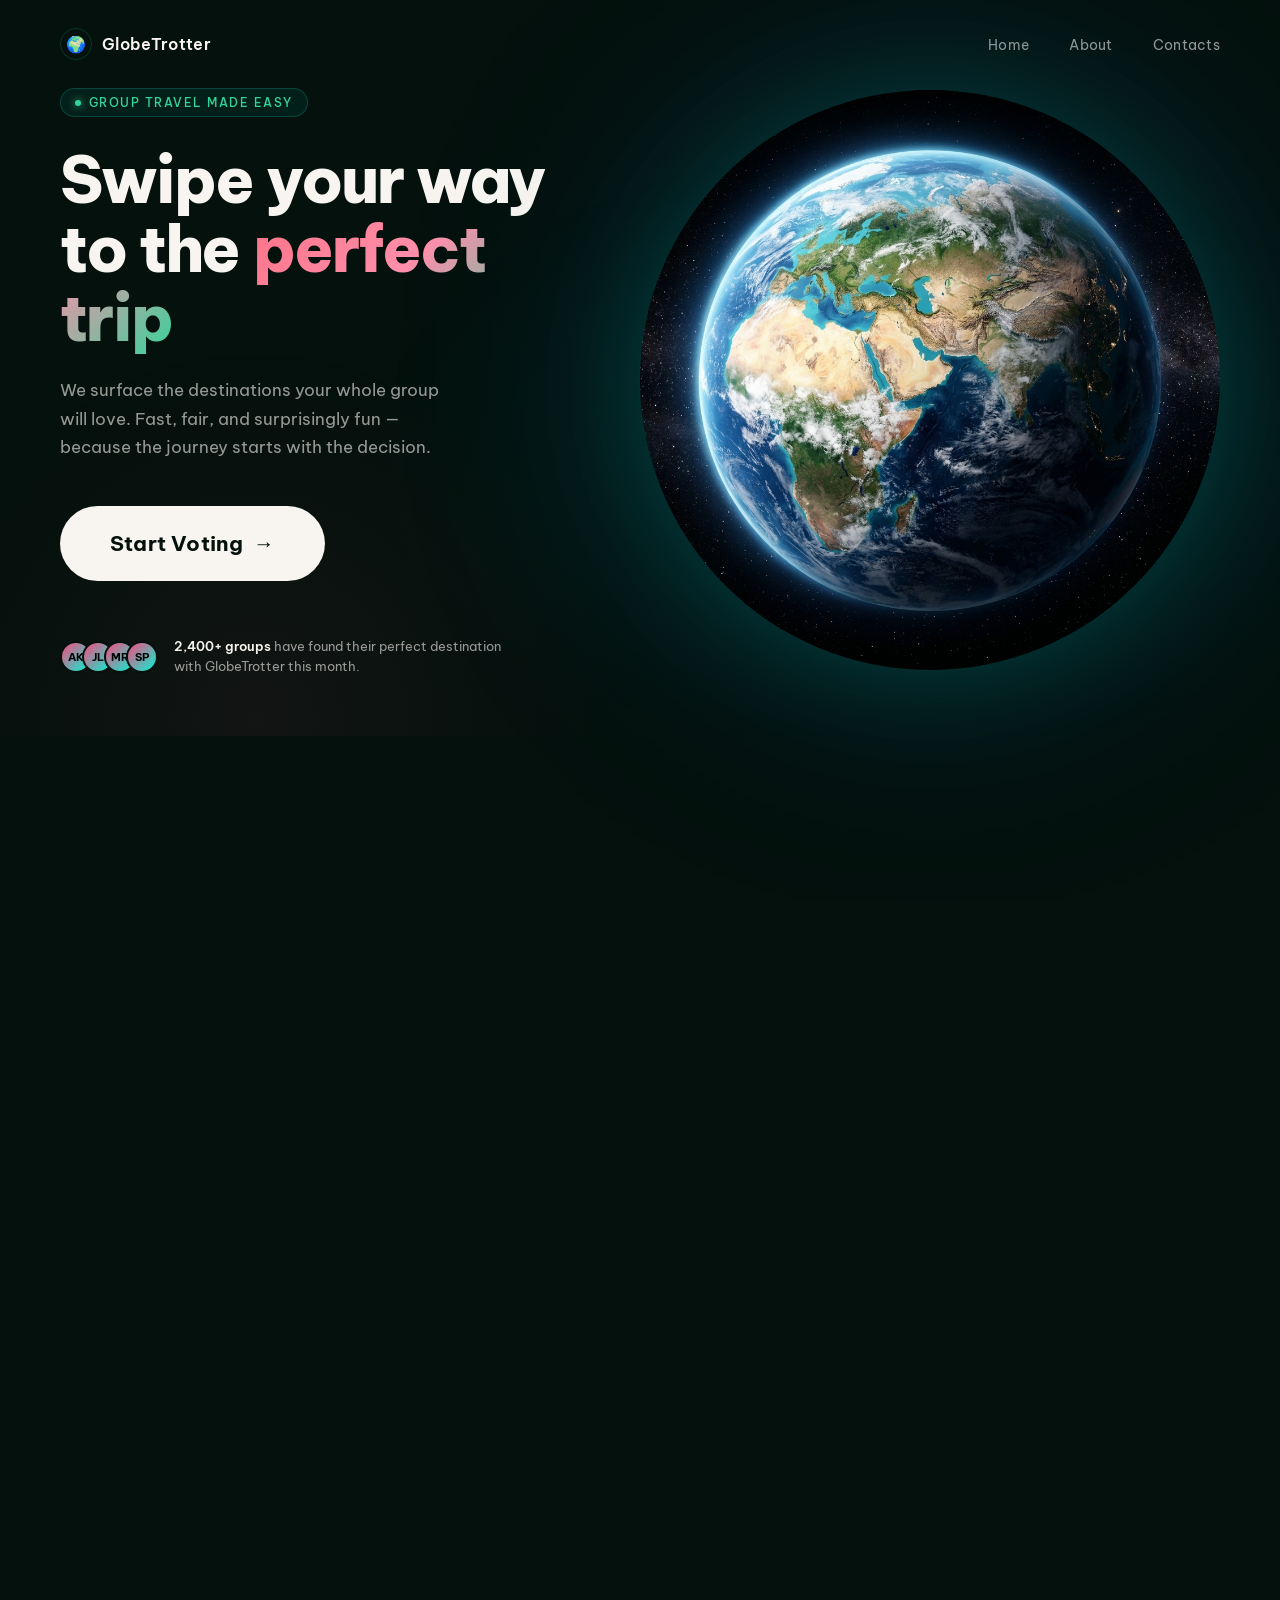
<file: index.html>
<!DOCTYPE html>
<html lang="en">

<head>
  <meta charset="UTF-8">
  <meta name="viewport" content="width=device-width, initial-scale=1.0">
  <title>GlobeTrotter – Discover Where Your Group Goes Next</title>
  <meta name="description"
    content="GlobeTrotter helps groups of friends and families vote on travel destinations together using an intuitive swipe-based experience.">
  <link rel="preconnect" href="https://fonts.googleapis.com">
  <link rel="preconnect" href="https://fonts.gstatic.com" crossorigin>
  <link href="https://fonts.googleapis.com/css2?family=Be+Vietnam+Pro:wght@400;500;600;700&display=swap"
    rel="stylesheet">
  <style>
    /* ── Reset & Base ── */
    *,
    *::before,
    *::after {
      margin: 0;
      padding: 0;
      box-sizing: border-box;
    }

    :root {
      --bg: #04110d;
      --surface: rgba(6, 95, 70, 0.15);
      --border: rgba(52, 211, 153, 0.2);
      --text: #F8F5F0;
      --muted: rgba(248, 245, 240, 0.6);
      --accent: #FB7185;
      --accent2: #34D399;
      --accent-glow: rgba(251, 113, 133, 0.25);
      --accent2-glow: rgba(52, 211, 153, 0.15);
    }

    html,
    body {
      height: 100%;
      font-family: 'Be Vietnam Pro', sans-serif;
      background: var(--bg);
      color: var(--text);
      overflow-x: hidden;
      scroll-behavior: smooth;
    }

    /* Ambient gradient blobs */
    body::after {
      content: '';
      position: fixed;
      inset: 0;
      background:
        radial-gradient(ellipse 60% 50% at 70% 50%, rgba(0, 245, 212, 0.05) 0%, transparent 70%),
        radial-gradient(ellipse 40% 60% at 20% 80%, rgba(255, 71, 126, 0.06) 0%, transparent 70%);
      pointer-events: none;
      z-index: 0;
    }

    /* ── Layout wrapper ── */
    .page {
      position: relative;
      z-index: 1;
      min-height: 100vh;
      display: flex;
      flex-direction: column;
    }

    /* ── NAV ── */
    nav {
      display: flex;
      align-items: center;
      justify-content: space-between;
      padding: 28px 60px;
      position: relative;
    }

    .nav-logo {
      display: flex;
      align-items: center;
      gap: 10px;
      text-decoration: none;
      color: var(--text);
    }

    .nav-logo-icon {
      width: 32px;
      height: 32px;
      border-radius: 50%;
      border: 1.5px solid var(--border);
      display: grid;
      place-items: center;
      font-size: 16px;
    }

    .nav-logo-text {
      font-size: 1rem;
      font-weight: 600;
      letter-spacing: 0.02em;
    }

    .nav-links {
      display: flex;
      gap: 40px;
      list-style: none;
    }

    .nav-links a {
      text-decoration: none;
      color: var(--muted);
      font-size: 0.9rem;
      font-weight: 400;
      letter-spacing: 0.02em;
      transition: color 0.25s;
      position: relative;
    }

    .nav-links a::after {
      content: '';
      position: absolute;
      left: 0;
      bottom: -3px;
      width: 0;
      height: 1px;
      background: var(--accent2);
      transition: width 0.3s ease;
    }

    .nav-links a:hover {
      color: var(--text);
    }

    .nav-links a:hover::after {
      width: 100%;
    }

    .nav-cta {
      text-decoration: none;
      padding: 9px 22px;
      border-radius: 100px;
      border: 1px solid rgba(255, 255, 255, 0.18);
      background: rgba(255, 255, 255, 0.05);
      color: var(--text);
      font-size: 0.88rem;
      font-weight: 500;
      backdrop-filter: blur(8px);
      transition: background 0.3s, border-color 0.3s, transform 0.2s;
    }

    .nav-cta:hover {
      background: rgba(255, 255, 255, 0.1);
      border-color: rgba(255, 255, 255, 0.3);
      transform: translateY(-1px);
    }

    /* ── HERO ── */
    .hero {
      flex: 1;
      display: grid;
      grid-template-columns: 1fr 1fr;
      align-items: center;
      padding: 0 60px 60px;
      gap: 40px;
      max-width: 1400px;
      margin: 0 auto;
      width: 100%;
    }

    .hero-copy {
      max-width: 520px;
    }

    .hero-eyebrow {
      display: inline-flex;
      align-items: center;
      gap: 8px;
      font-size: 0.78rem;
      font-weight: 500;
      letter-spacing: 0.12em;
      text-transform: uppercase;
      color: var(--accent2);
      margin-bottom: 28px;
      padding: 6px 14px;
      border-radius: 100px;
      border: 1px solid rgba(0, 245, 212, 0.2);
      background: rgba(0, 245, 212, 0.06);
    }

    .hero-eyebrow::before {
      content: '';
      width: 6px;
      height: 6px;
      border-radius: 50%;
      background: var(--accent2);
      box-shadow: 0 0 8px var(--accent2);
      animation: pulse-dot 2s ease-in-out infinite;
    }

    @keyframes pulse-dot {

      0%,
      100% {
        opacity: 1;
        transform: scale(1);
      }

      50% {
        opacity: 0.5;
        transform: scale(0.8);
      }
    }

    .hero-h1 {
      font-family: 'Be Vietnam Pro', sans-serif;
      font-size: clamp(2.8rem, 5vw, 4.2rem);
      font-weight: 800;
      line-height: 1.08;
      letter-spacing: -0.03em;
      color: var(--text);
      margin-bottom: 24px;
    }

    .hero-h1 .gradient-word {
      background: linear-gradient(135deg, var(--accent) 0%, #ff8fab 50%, var(--accent2) 100%);
      -webkit-background-clip: text;
      background-clip: text;
      -webkit-text-fill-color: transparent;
    }

    .hero-p {
      font-size: 1.05rem;
      font-weight: 400;
      color: var(--muted);
      line-height: 1.7;
      max-width: 400px;
      margin-bottom: 44px;
    }

    .hero-actions {
      display: flex;
      align-items: center;
      gap: 20px;
      flex-wrap: wrap;
    }

    .btn-primary-hero {
      display: inline-flex;
      align-items: center;
      gap: 10px;
      padding: 24px 50px;
      border-radius: 100px;
      background: var(--text);
      color: var(--bg);
      font-family: 'Be Vietnam Pro', sans-serif;
      font-size: 1.3rem;
      font-weight: 700;
      text-decoration: none;
      letter-spacing: 0.01em;
      transition: transform 0.25s, box-shadow 0.25s, background 0.25s;
      box-shadow: 0 0 0 0 var(--accent-glow);
      cursor: pointer;
      border: none;
    }

    .btn-primary-hero:hover {
      transform: translateY(-2px) scale(1.02);
      box-shadow: 0 8px 30px rgba(255, 255, 255, 0.15);
    }

    .btn-primary-hero .arrow {
      transition: transform 0.3s;
    }
    /* Social proof pills */
    .social-proof {
      margin-top: 56px;
      display: flex;
      align-items: center;
      gap: 16px;
    }

    .avatar-stack {
      display: flex;
    }

    .avatar-stack .av {
      width: 32px;
      height: 32px;
      border-radius: 50%;
      border: 2px solid var(--bg);
      background: linear-gradient(135deg, #ff477e, #00f5d4);
      margin-left: -10px;
      font-size: 0.7rem;
      font-weight: 700;
      color: #000;
      display: grid;
      place-items: center;
      overflow: hidden;
    }

    .avatar-stack .av:first-child {
      margin-left: 0;
    }

    .social-text {
      font-size: 0.82rem;
      color: var(--muted);
      line-height: 1.5;
    }

    .social-text strong {
      color: var(--text);
      font-weight: 600;
    }

    /* ── GLOBE ── */
    .hero-visual {
      display: flex;
      justify-content: center;
      align-items: center;
      position: relative;
    }

    .globe-wrapper {
      position: relative;
      width: min(580px, 50vw);
      aspect-ratio: 1;
    }

    /* Outer glow ring */
    .globe-wrapper::before {
      content: '';
      position: absolute;
      inset: -40px;
      border-radius: 50%;
      background: radial-gradient(circle, rgba(0, 245, 212, 0.08) 0%, transparent 70%);
      animation: globe-breathe 6s ease-in-out infinite;
    }

    @keyframes globe-breathe {

      0%,
      100% {
        transform: scale(1);
        opacity: 0.8;
      }

      50% {
        transform: scale(1.04);
        opacity: 1;
      }
    }

    .globe-img {
      width: 100%;
      height: 100%;
      object-fit: contain;
      border-radius: 50%;
      animation: globe-float 8s ease-in-out infinite, globe-spin 80s linear infinite;
      filter: drop-shadow(0 0 60px rgba(0, 245, 212, 0.15)) drop-shadow(0 0 120px rgba(0, 100, 200, 0.2));
    }

    @keyframes globe-float {

      0%,
      100% {
        translate: 0 0px;
      }

      50% {
        translate: 0 -18px;
      }
    }

    @keyframes globe-spin {
      0% {
        rotate: 0deg;
      }

      100% {
        rotate: 360deg;
      }
    }





    /* ── ANIMATIONS (entry) ── */
    .fade-up {
      opacity: 0;
      transform: translateY(24px);
      animation: fadeUp 0.7s ease forwards;
    }

    .fade-up:nth-child(1) {
      animation-delay: 0.1s;
    }

    .fade-up:nth-child(2) {
      animation-delay: 0.2s;
    }

    .fade-up:nth-child(3) {
      animation-delay: 0.35s;
    }

    .fade-up:nth-child(4) {
      animation-delay: 0.5s;
    }

    .fade-up:nth-child(5) {
      animation-delay: 0.65s;
    }

    @keyframes fadeUp {
      to {
        opacity: 1;
        transform: translateY(0);
      }
    }

    .slide-in-right {
      opacity: 0;
      transform: translateX(40px);
      animation: slideInRight 0.9s ease 0.3s forwards;
    }

    @keyframes slideInRight {
      to {
        opacity: 1;
        transform: translateX(0);
      }
    }

    /* ── Scroll indicator ── */
    .scroll-indicator {
      position: absolute;
      bottom: 32px;
      left: 50%;
      transform: translateX(-50%);
      display: flex;
      flex-direction: column;
      align-items: center;
      gap: 8px;
      color: var(--muted);
      font-size: 0.72rem;
      letter-spacing: 0.1em;
      text-transform: uppercase;
      opacity: 0;
      animation: fadeUp 1s ease 1.2s forwards;
    }

    .scroll-line {
      width: 1px;
      height: 40px;
      background: linear-gradient(to bottom, transparent, var(--muted));
      animation: scroll-line 2s ease-in-out infinite;
    }

    @keyframes scroll-line {
      0% {
        transform: scaleY(0);
        transform-origin: top;
      }

      50% {
        transform: scaleY(1);
        transform-origin: top;
      }

      50.01% {
        transform-origin: bottom;
      }

      100% {
        transform: scaleY(0);
        transform-origin: bottom;
      }
    }

    /* ── RESPONSIVE ── */
    @media (max-width: 900px) {
      nav {
        padding: 20px 24px;
      }

      .nav-links {
        display: none;
      }

      .hero {
        grid-template-columns: 1fr;
        padding: 20px 24px 80px;
        text-align: center;
        gap: 48px;
      }

      .hero-copy {
        max-width: 100%;
      }

      .hero-eyebrow {
        margin: 0 auto 24px;
      }

      .hero-p {
        max-width: 100%;
      }

      .hero-actions {
        justify-content: center;
      }

      .social-proof {
        justify-content: center;
      }

      .hero-visual {
        order: -1;
      }

      .globe-wrapper {
        width: min(320px, 80vw);
      }
    }

    .contact-section {
      padding: 100px 5%;
      min-height: 100vh;
      display: flex;
      align-items: center;
      justify-content: center;
    }
    .contact-container {
      display: grid;
      grid-template-columns: 1fr 1fr;
      gap: 80px;
      max-width: 1200px;
      width: 100%;
    }
    .contact-form-card {
      background: rgba(255, 255, 255, 0.03);
      border: 1px solid var(--border);
      padding: 50px;
      border-radius: 24px;
      backdrop-filter: blur(20px);
    }
    .form-input {
      background: transparent;
      border: 1px solid rgba(255, 255, 255, 0.1);
      padding: 16px 20px;
      border-radius: 12px;
      color: var(--text);
      font-family: inherit;
      width: 100%;
      outline: none;
      transition: border-color 0.3s;
    }
    .form-input:focus {
      border-color: var(--accent2);
    }
    .form-input::placeholder {
      color: rgba(255, 255, 255, 0.4);
    }
    @media (max-width: 900px) {
      .contact-container {
        grid-template-columns: 1fr;
        gap: 50px;
      }
      .contact-columns {
        grid-template-columns: 1fr !important;
      }
      .form-row {
        flex-direction: column;
      }
    }
    .about-section-new {
      padding: 100px 5%;
      min-height: 100vh;
      display: flex;
      align-items: center;
      justify-content: center;
      background: #04110d; /* Dark background from screenshot */
    }
    .about-card-container {
      width: 100%;
      max-width: 1000px;
    }
    .about-card {
      background: rgba(6, 95, 70, 0.1); /* Dark emerald translucent */
      border: 1px solid rgba(52, 211, 153, 0.2);
      border-radius: 40px; /* More rounded as per theme */
      display: flex;
      justify-content: center;
      overflow: hidden;
      backdrop-filter: blur(20px);
      min-height: 500px;
    }
    .about-content {
      padding: 60px;
      display: flex;
      flex-direction: column;
      justify-content: center;
    }
    .about-title {
      font-size: 3.5rem;
      font-weight: 800;
      color: #ffffff;
      margin-bottom: 20px;
      letter-spacing: -0.03em;
    }
    .about-title-underline {
      width: 100px;
      height: 4px;
      background: #fb7185; /* Pink accent from "perfect" text */
      margin-bottom: 40px;
    }
    .about-description {
      font-size: 1.2rem;
      line-height: 1.7;
      color: rgba(248, 245, 240, 0.7);
      margin-bottom: 40px;
    }
    .about-learn-more {
      display: inline-block;
      width: fit-content;
      padding: 18px 44px;
      background: #F8F5F0; /* Off-white button style */
      color: #04110d;
      text-decoration: none;
      font-weight: 700;
      font-size: 1rem;
      border-radius: 100px;
      transition: transform 0.3s, box-shadow 0.3s;
    }
    .about-learn-more:hover {
      transform: translateY(-2px);
      box-shadow: 0 10px 25px rgba(255, 255, 255, 0.1);
    }
    .about-visual {
      position: relative;
      background: radial-gradient(circle at center, rgba(52, 211, 153, 0.1) 0%, transparent 70%);
      display: flex;
      align-items: center;
      justify-content: center;
      padding: 40px;
    }
    .about-team-img {
      width: 100%;
      height: 100%;
      object-fit: contain;
      filter: drop-shadow(0 0 30px rgba(52, 211, 153, 0.2));
    }
    @media (max-width: 900px) {
      .about-card {
        grid-template-columns: 1fr;
      }
      .about-visual {
        order: -1;
        min-height: 300px;
      }
      .about-content {
        padding: 40px;
        text-align: center;
      }
      .about-title-underline {
        margin: 0 auto 30px;
      }
      .about-learn-more {
        margin: 0 auto;
      }
    }
  </style>
</head>

<body>
  <div class="page">

    <!-- NAV -->
    <nav>
      <a href="#" class="nav-logo">
        <span class="nav-logo-icon">🌍</span>
        <span class="nav-logo-text">GlobeTrotter</span>
      </a>

      <ul class="nav-links">
        <li><a href="#home">Home</a></li>
        <li><a href="#about">About</a></li>
        <li><a href="#contacts">Contacts</a></li>
      </ul>
    </nav>

    <!-- HERO -->
    <section class="hero">

      <!-- Left: Copy -->
      <div class="hero-copy">
        <div class="hero-eyebrow fade-up">Group Travel Made Easy</div>

        <h1 class="hero-h1 fade-up">
          Swipe your way<br>
          to the <span class="gradient-word">perfect trip</span>
        </h1>

        <p class="hero-p fade-up">
          We surface the destinations your whole group will love. Fast, fair, and surprisingly fun — because the journey
          starts with the decision.
        </p>

        <div class="hero-actions fade-up">
          <a href="swipe-app.html" class="btn-primary-hero" id="hero-start-btn">
            Start Voting
            <span class="arrow">→</span>
          </a>
        </div>

        <div class="social-proof fade-up">
          <div class="avatar-stack">
            <div class="av">AK</div>
            <div class="av">JL</div>
            <div class="av">MR</div>
            <div class="av">SP</div>
          </div>
          <p class="social-text">
            <strong>2,400+ groups</strong> have found their perfect destination<br>
            with GlobeTrotter this month.
          </p>
        </div>
      </div>

      <!-- Right: Globe -->
      <div class="hero-visual slide-in-right">
        <div class="globe-wrapper">
          <!-- Globe image -->
          <img src="hero_globe.png" alt="Planet Earth — explore every corner of the world" class="globe-img"
            id="globe-img">
        </div>
      </div>
    </section>

    <!-- ABOUT SECTION -->
    <section id="about" class="about-section-new">
      <div class="about-card-container">
        <div class="about-card">
          <div class="about-content">
            <h2 class="about-title">ABOUT US</h2>
            <div class="about-title-underline"></div>
            <p class="about-description">
              At GlobeTrotter, we believe group travel should be about connection, not conflict. Our platform uses a weighted consensus engine and tactile swipe-based voting to simplify the discovery process. We're a team dedicated to making your shared adventures effortless and unforgettable.
            </p>
          </div>
        </div>
      </div>
    </section>

    <!-- CONTACTS SECTION -->
    <section id="contacts" class="contact-section">
      <div class="contact-container">
        <div class="contact-left">
          <h2 class="hero-h1" style="text-align: left; margin-bottom: 20px;">Contact Us</h2>
          <p style="color: var(--muted); font-size: 1.1rem; max-width: 400px; margin-bottom: 40px; line-height: 1.6;">
            Email, call, or complete the form to learn how GlobeTrotter can solve your group travel routing.
          </p>

          <div class="contact-details" style="margin-bottom: 60px;">
            <p style="margin-bottom: 10px; font-weight: 500;">info@globetrotter.io</p>
            <p>321-221-231</p>
            <a href="#" style="color: var(--text); text-decoration: underline; margin-top: 10px; display: inline-block;">Customer Support</a>
          </div>

          <div class="contact-columns" style="display: grid; grid-template-columns: repeat(3, 1fr); gap: 30px;">
            <div>
              <h4 style="font-weight: 600; margin-bottom: 15px;">Customer Support</h4>
              <p style="color: var(--muted); font-size: 0.9rem; line-height: 1.5;">Our support team is available around the clock to address any concerns or queries you may have.</p>
            </div>
            <div>
              <h4 style="font-weight: 600; margin-bottom: 15px;">Feedback and Suggestions</h4>
              <p style="color: var(--muted); font-size: 0.9rem; line-height: 1.5;">We value your feedback and are continuously working to improve GlobeTrotter. Your input is crucial in shaping the future of GlobeTrotter.</p>
            </div>
            <div>
              <h4 style="font-weight: 600; margin-bottom: 15px;">Media Inquiries</h4>
              <p style="color: var(--muted); font-size: 0.9rem; line-height: 1.5;">For media-related questions or press inquiries, please contact us at media@globetrotter.io.</p>
            </div>
          </div>
        </div>

        <div class="contact-right">
          <div class="contact-form-card">
            <h3 style="font-size: 2rem; font-weight: 700; margin-bottom: 10px;">Get in Touch</h3>
            <p style="color: rgba(255,255,255,0.6); margin-bottom: 30px;">You can reach us anytime</p>

            <form>
              <div style="display: flex; gap: 15px; margin-bottom: 15px;" class="form-row">
                <input type="text" placeholder="First name" class="form-input">
                <input type="text" placeholder="Last name" class="form-input">
              </div>

              <div style="position: relative; margin-bottom: 15px;">
                <span style="position: absolute; left: 15px; top: 14px; opacity: 0.5;">✉️</span>
                <input type="email" placeholder="Your email" class="form-input" style="padding-left: 45px; width: 100%;">
              </div>

              <div style="display: flex; gap: 15px; margin-bottom: 15px;" class="form-row">
                <select class="form-input" style="width: auto; appearance: none; padding-right: 30px; background-image: url('data:image/svg+xml;charset=US-ASCII,%3Csvg%20xmlns%3D%22http%3A%2F%2Fwww.w3.org%2F2000%2Fsvg%22%20width%3D%22292.4%22%20height%3D%22292.4%22%3E%3Cpath%20fill%3D%22%23FFFFFF%22%20d%3D%22M287%2069.4a17.6%2017.6%200%200%200-13-5.4H18.4c-5%200-9.3%201.8-12.9%205.4A17.6%2017.6%200%200%200%200%2082.2c0%205%201.8%209.3%205.4%2012.9l128%20127.9c3.6%203.6%207.8%205.4%2012.8%205.4s9.2-1.8%2012.8-5.4L287%2095c3.5-3.5%205.4-7.8%205.4-12.8%200-5-1.9-9.2-5.5-12.8z%22%2F%3E%3C%2Fsvg%3E'); background-repeat: no-repeat; background-position: right 15px top 50%; background-size: 12px auto;">
                  <option>+1</option>
                  <option>+44</option>
                  <option selected>+91</option>
                </select>
                <input type="tel" placeholder="Phone number" class="form-input" style="flex: 1;">
              </div>

              <textarea placeholder="How can we help?" class="form-input" style="width: 100%; height: 120px; resize: none; margin-bottom: 25px; font-family: inherit;"></textarea>

              <button type="submit" style="width: 100%; background: #0D6EFD; color: #FFF; padding: 18px; border-radius: 12px; border: none; font-weight: 600; font-size: 1.1rem; cursor: pointer;">Submit</button>

              <p style="text-align: center; color: rgba(255,255,255,0.5); font-size: 0.8rem; margin-top: 20px;">
                By contacting us, you agree to our <strong style="color: var(--text);">Terms of service</strong> and <strong style="color: var(--text);">Privacy Policy</strong>
              </p>
            </form>
          </div>
        </div>
      </div>
    </section>

  </div>

  <!-- Tiny parallax on globe -->
  <script>
    const globeImg = document.getElementById('globe-img');
    document.addEventListener('mousemove', (e) => {
      const cx = window.innerWidth / 2;
      const cy = window.innerHeight / 2;
      const dx = (e.clientX - cx) / cx;
      const dy = (e.clientY - cy) / cy;
      globeImg.style.transform = `translateY(0px) rotateX(${-dy * 4}deg) rotateY(${dx * 4}deg)`;
    });
    document.addEventListener('mouseleave', () => {
      globeImg.style.transform = '';
    });
  </script>
</body>

</html>
</file>
